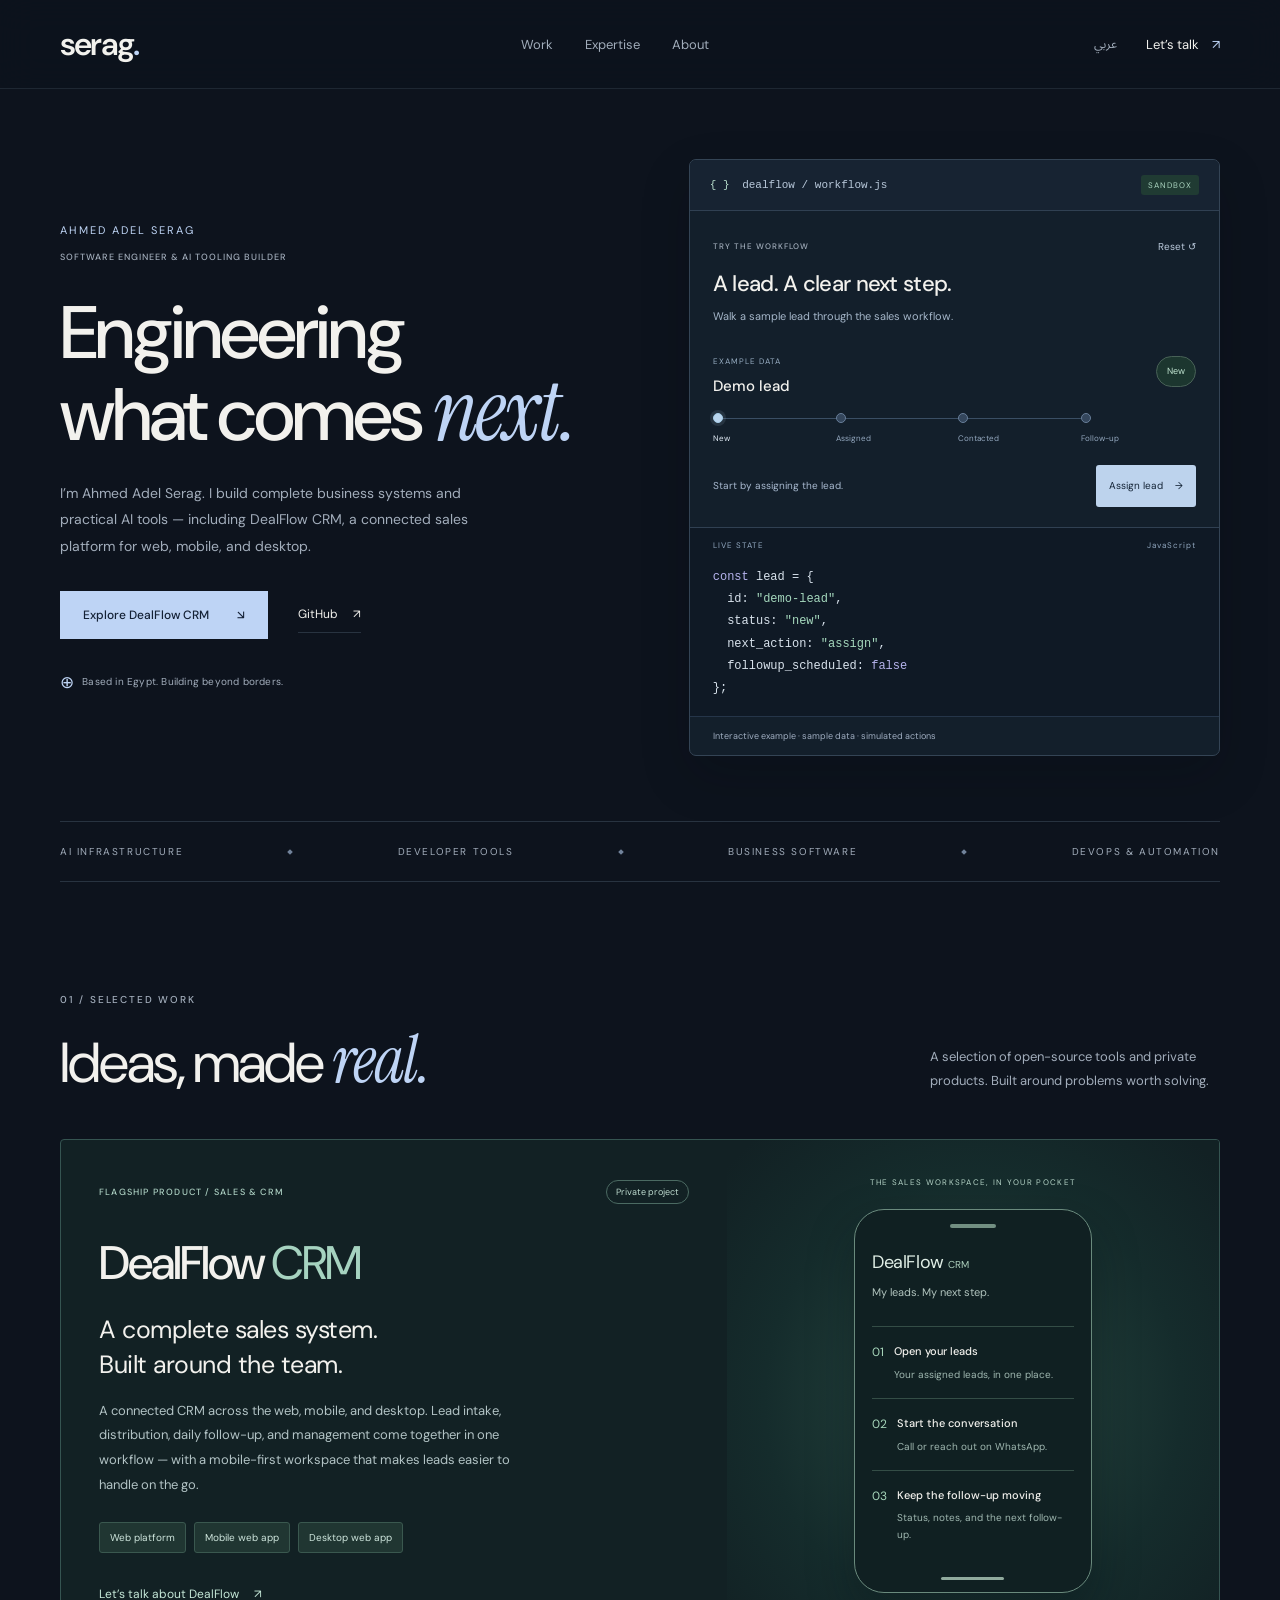
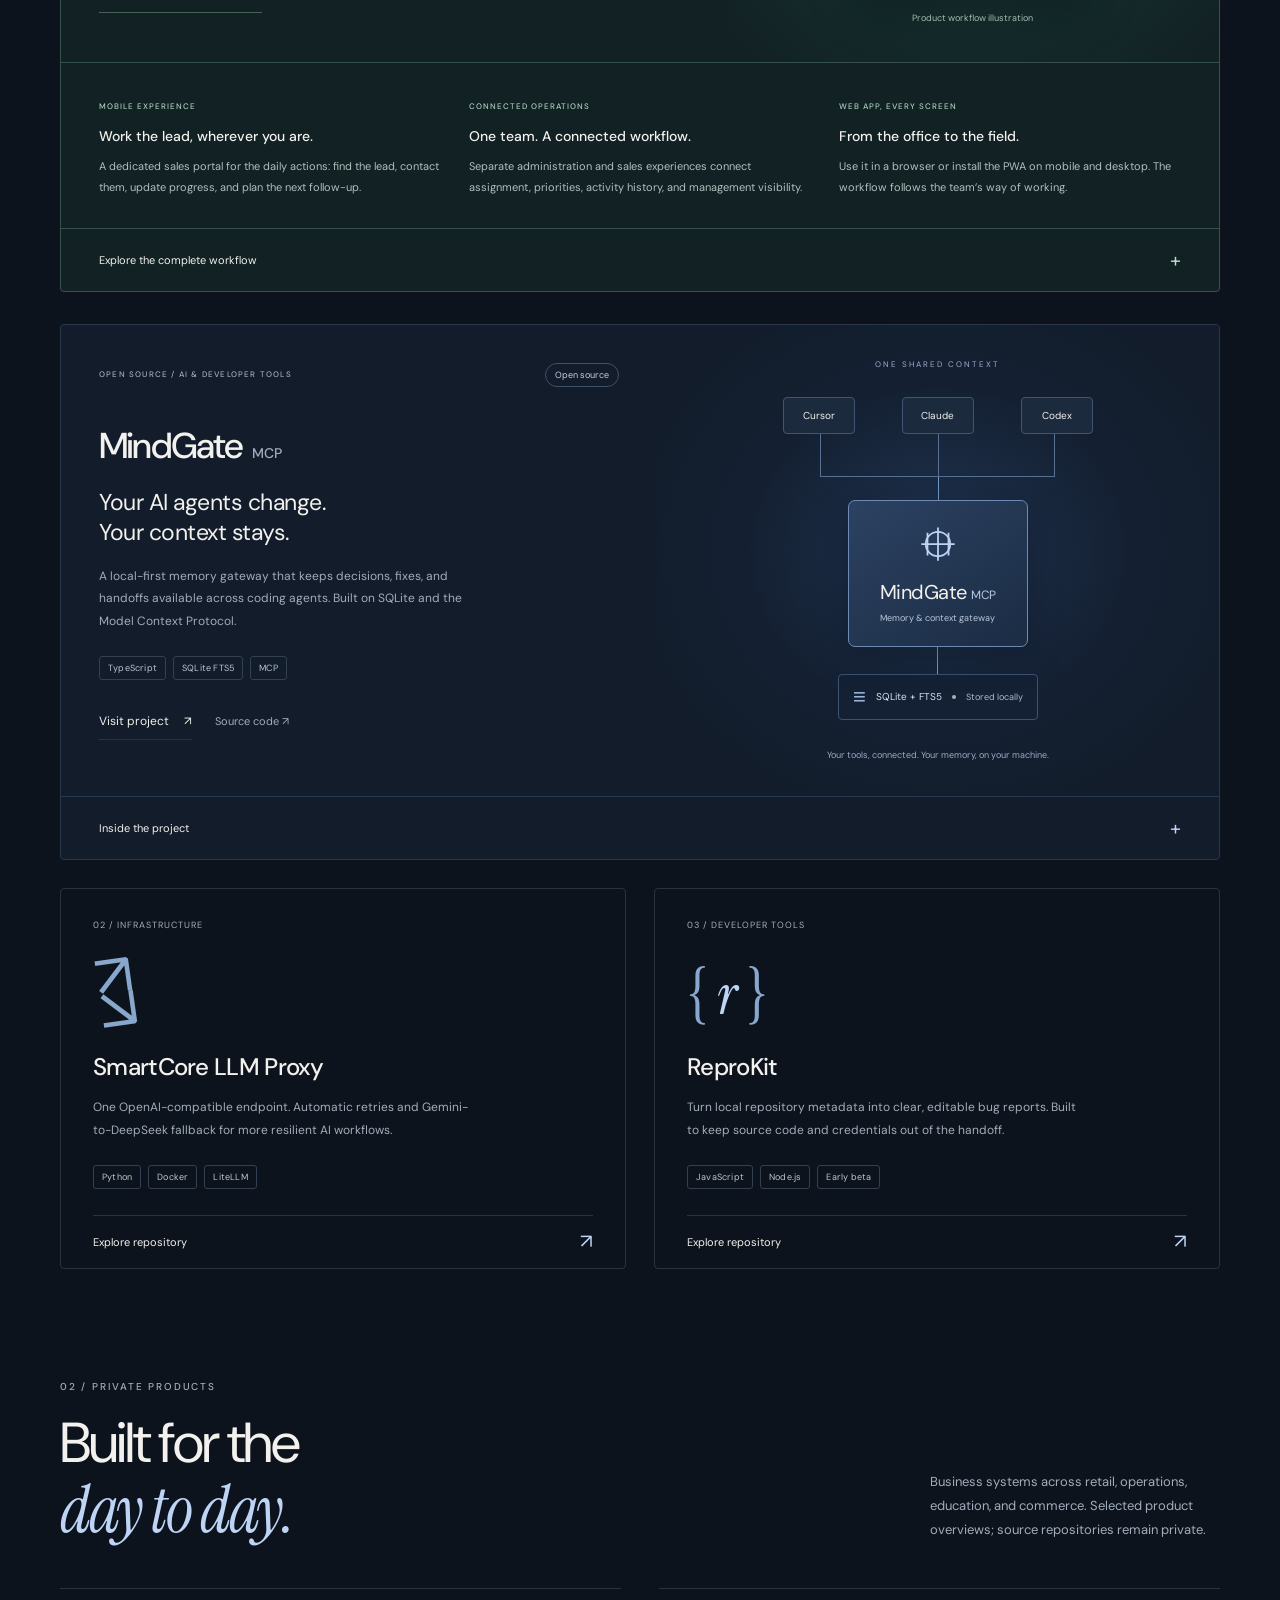
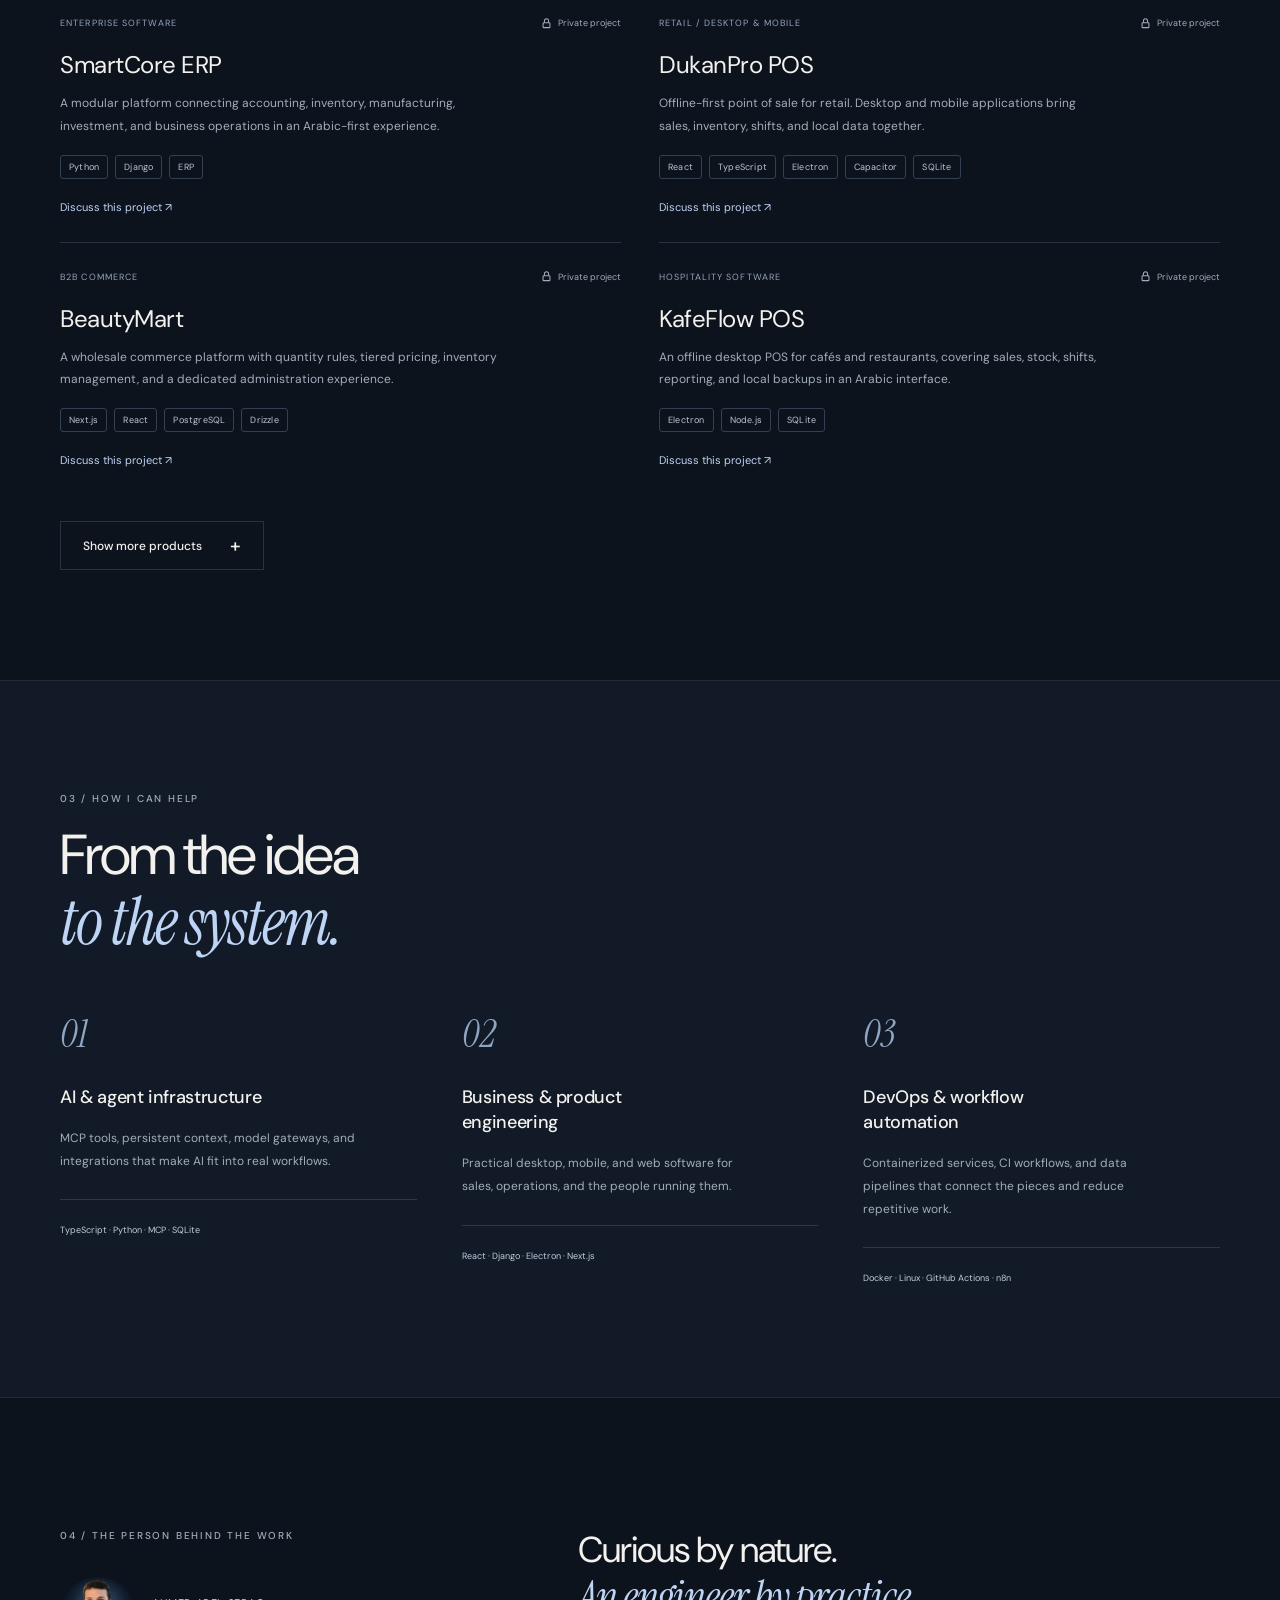
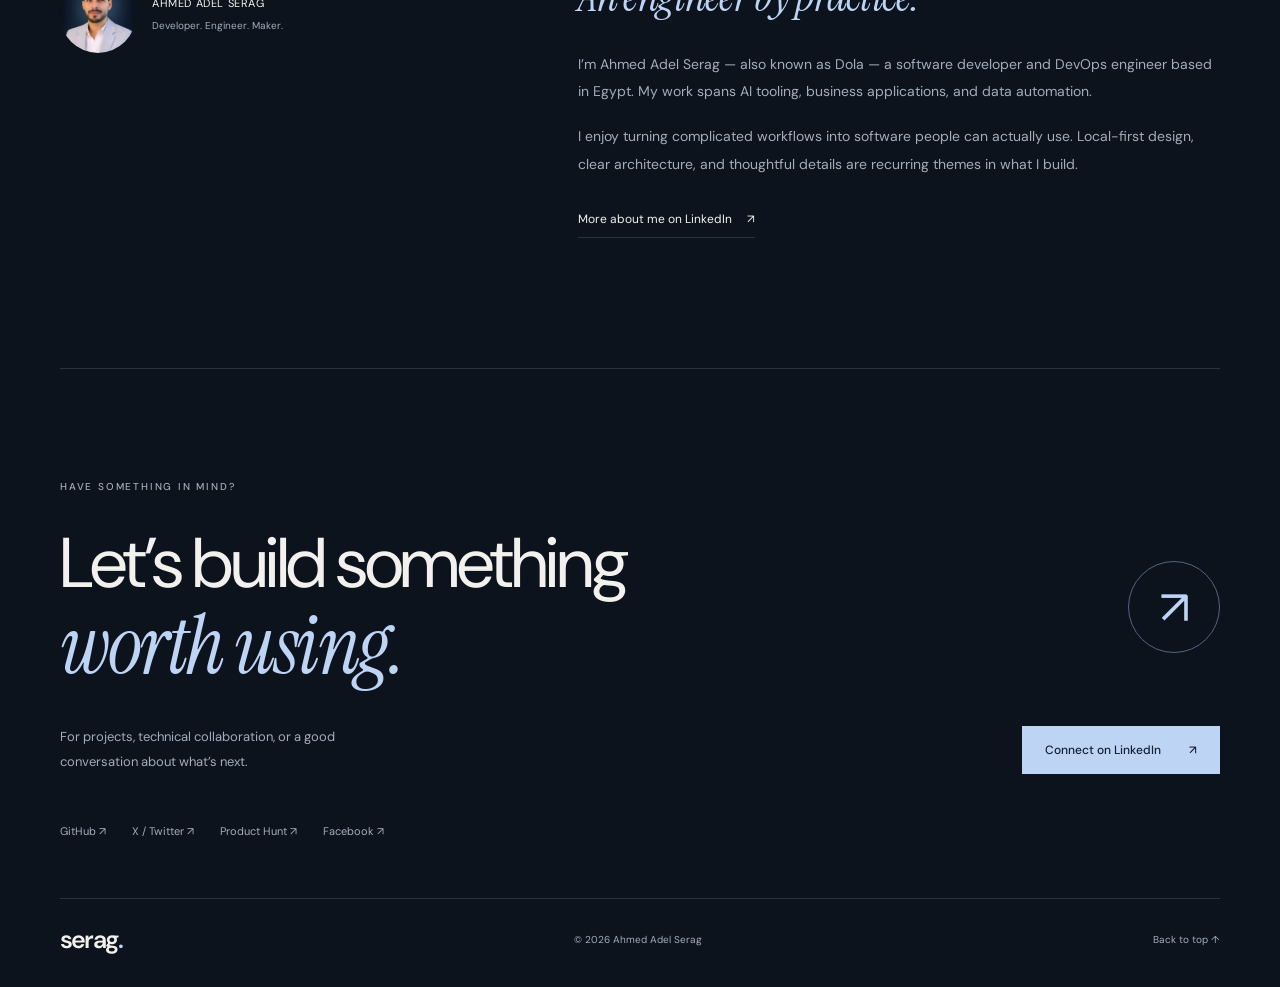
<file: index.html>
<!doctype html>
<html lang="en" dir="ltr">
<head>
  <meta charset="utf-8">
  <meta name="viewport" content="width=device-width, initial-scale=1">
  <title>Ahmed Adel Serag — Software Engineer & AI Tooling Builder</title>
  <meta name="description" content="Ahmed Adel Serag builds complete business systems and AI tools. Explore DealFlow CRM: a connected sales platform for web, mobile, and desktop, alongside MindGate MCP and selected products.">
  <meta name="theme-color" content="#0d131d">
  <link rel="canonical" href="https://aaserag1.github.io/">
  <meta property="og:type" content="website">
  <meta property="og:title" content="Ahmed Adel Serag — Engineering useful software">
  <meta property="og:description" content="AI infrastructure. Developer tools. Business software. A selection of work by Ahmed Adel Serag.">
  <meta property="og:url" content="https://aaserag1.github.io/">
  <meta property="og:image" content="https://aaserag1.github.io/assets/ahmed-serag.jpg">
  <meta property="og:image:alt" content="Portrait of Ahmed Adel Serag">
  <meta name="twitter:card" content="summary_large_image">
  <link rel="icon" href="assets/favicon.svg" type="image/svg+xml">
  <link rel="preconnect" href="https://fonts.googleapis.com">
  <link rel="preconnect" href="https://fonts.gstatic.com" crossorigin>
  <link href="https://fonts.googleapis.com/css2?family=DM+Sans:wght@400;500;600;700&family=Instrument+Serif:ital@0;1&family=Noto+Sans+Arabic:wght@400;500;600;700&display=swap" rel="stylesheet">
  <link rel="stylesheet" href="styles.css?v=dealflow-1">
  <script src="script.js?v=dealflow-1" defer></script>
</head>
<body>
  <a class="skip-link" href="#main" data-i18n="skip">Skip to content</a>
  <header class="site-header">
    <div class="container header-inner">
      <a class="wordmark" href="#home" aria-label="Ahmed Serag home">serag<span>.</span></a>
      <nav class="desktop-nav" aria-label="Main navigation" data-i18n-aria="mainNav"><a href="#work" data-i18n="work">Work</a><a href="#expertise" data-i18n="expertise">Expertise</a><a href="#about" data-i18n="about">About</a></nav>
      <div class="header-actions"><button class="language" type="button" id="language" aria-label="Switch to Arabic">عربي</button><a class="header-contact" href="#contact"><span data-i18n="letsTalk">Let’s talk</span> <span aria-hidden="true">↗</span></a><button class="menu-toggle" id="menu-toggle" type="button" aria-expanded="false" aria-controls="mobile-nav" aria-label="Open navigation" data-i18n-aria="openMenu"><span></span><span></span></button></div>
    </div>
    <nav class="mobile-nav" id="mobile-nav" aria-label="Mobile navigation" data-i18n-aria="mobileNav" hidden><a href="#work" data-i18n="work">Work</a><a href="#expertise" data-i18n="expertise">Expertise</a><a href="#about" data-i18n="about">About</a><a href="#contact" data-i18n="contact">Contact</a></nav>
  </header>
  <main id="main">
    <section class="hero container" id="home" aria-labelledby="hero-title">
      <div class="hero-copy"><p class="hero-name" data-i18n="name">AHMED ADEL SERAG</p><p class="eyebrow"><span data-i18n="heroRole">SOFTWARE ENGINEER & AI TOOLING BUILDER</span></p><h1 id="hero-title"><span class="hero-title-line" data-i18n="heroOne">Engineering</span><span class="hero-title-line"><span data-i18n="heroTwo">what comes</span> <em data-i18n="heroThree">next.</em></span></h1><p class="hero-description" data-i18n="heroDescription">I’m Ahmed Adel Serag. I build complete business systems and practical AI tools — including DealFlow CRM, a connected sales platform for web, mobile, and desktop.</p><div class="hero-actions"><a class="button primary" href="#dealflow"><span data-i18n="exploreDealflow">Explore DealFlow CRM</span><span aria-hidden="true">↘</span></a><a class="text-link" href="https://github.com/aaserag1" target="_blank" rel="noopener noreferrer">GitHub <span aria-hidden="true">↗</span></a></div><div class="hero-location"><span class="location-mark" aria-hidden="true">⊕</span><span data-i18n="location">Based in Egypt. Building beyond borders.</span></div></div>
      <aside class="hero-demo" aria-label="DealFlow interactive workflow demo" data-i18n-aria="demoAria">
        <div class="demo-chrome"><span class="demo-file"><span aria-hidden="true">{ }</span> dealflow / workflow.js</span><span class="demo-live" data-i18n="demoBadge">SANDBOX</span></div>
        <div class="demo-content"><div class="demo-heading"><p class="eyebrow" data-i18n="demoEyebrow">TRY THE WORKFLOW</p><button type="button" class="demo-reset" id="demo-reset" data-i18n="demoReset">Reset ↺</button></div><h2 data-i18n="demoTitle">A lead. A clear next step.</h2><p class="demo-intro" data-i18n="demoIntro">Walk a sample lead through the sales workflow.</p><div class="demo-lead"><div><span class="demo-sample" data-i18n="demoSample">EXAMPLE DATA</span><h3 data-i18n="demoLeadName">Demo lead</h3></div><span class="demo-status" id="demo-status" role="status" aria-live="polite">New</span></div><ol class="demo-stages" aria-label="Lead workflow stages" data-i18n-aria="demoStages"><li><span class="demo-stage-dot" aria-hidden="true"></span><span data-i18n="demoStageNew">New</span></li><li><span class="demo-stage-dot" aria-hidden="true"></span><span data-i18n="demoStageAssigned">Assigned</span></li><li><span class="demo-stage-dot" aria-hidden="true"></span><span data-i18n="demoStageContacted">Contacted</span></li><li><span class="demo-stage-dot" aria-hidden="true"></span><span data-i18n="demoStageFollowup">Follow-up</span></li></ol><div class="demo-action-row"><p id="demo-hint">Start by assigning the lead.</p><button class="demo-run" id="demo-run" type="button"><span id="demo-action-label">Assign lead</span><span aria-hidden="true">→</span></button></div></div>
        <div class="demo-code-heading"><span data-i18n="demoCodeLabel">LIVE STATE</span><span>JavaScript</span></div><pre class="demo-code" dir="ltr"><code id="demo-code">const lead = {
  id: "demo-lead",
  status: "new",
  next_action: "assign",
  followup_scheduled: false
};</code></pre><p class="demo-footnote" data-i18n="demoFootnote">Interactive example · sample data · simulated actions</p>
      </aside>
    </section>
    <div class="focus-strip container" aria-label="Areas of focus" data-i18n-aria="focusAreas"><span data-i18n="focusAi">AI INFRASTRUCTURE</span><i aria-hidden="true"></i><span data-i18n="focusTools">DEVELOPER TOOLS</span><i aria-hidden="true"></i><span data-i18n="focusBusiness">BUSINESS SOFTWARE</span><i aria-hidden="true"></i><span data-i18n="focusOps">DEVOPS & AUTOMATION</span></div>
    <section class="work-section container section-space" id="work" aria-labelledby="work-title">
      <div class="section-heading"><div><p class="eyebrow" data-i18n="selectedLabel">01 / SELECTED WORK</p><h2 id="work-title"><span data-i18n="workTitle">Ideas, made</span> <em data-i18n="workEm">real.</em></h2></div><p class="section-intro" data-i18n="workIntro">A selection of open-source tools and private products. Built around problems worth solving.</p></div>
      <article class="dealflow-project" id="dealflow" aria-labelledby="dealflow-title">
        <div class="dealflow-story"><div class="project-meta"><span class="eyebrow" data-i18n="dealflowFlagship">FLAGSHIP PRODUCT / SALES & CRM</span><span class="status" data-i18n="privateProject">Private project</span></div><h3 id="dealflow-title">DealFlow <span>CRM</span></h3><p class="dealflow-lead" data-i18n="dealflowLead">A complete sales system.<br>Built around the team.</p><p class="project-description" data-i18n="dealflowDescription">A connected CRM across the web, mobile, and desktop. Lead intake, distribution, daily follow-up, and management come together in one workflow — with a mobile-first workspace that makes leads easier to handle on the go.</p><ul class="dealflow-platforms" aria-label="Supported experiences" data-i18n-aria="dealflowPlatforms"><li data-i18n="dealflowWeb">Web platform</li><li data-i18n="dealflowMobile">Mobile web app</li><li data-i18n="dealflowDesktop">Desktop web app</li></ul><div class="project-links"><a class="text-link" href="#contact"><span data-i18n="discussDealflow">Let’s talk about DealFlow</span> ↗</a></div></div>
        <div class="dealflow-visual" role="img" aria-label="Workflow illustration: a sales representative opens assigned leads on mobile, calls or messages the lead, then records status, notes, and the next follow-up" data-i18n-aria="dealflowVisual"><p class="diagram-label" data-i18n="dealflowMobileFirst">THE SALES WORKSPACE, IN YOUR POCKET</p><div class="dealflow-phone"><div class="phone-speaker" aria-hidden="true"></div><p class="phone-wordmark">DealFlow <span>CRM</span></p><p class="phone-heading" data-i18n="dealflowMyLeads">My leads. My next step.</p><ol class="phone-workflow"><li><span class="phone-step" aria-hidden="true">01</span><div><strong data-i18n="dealflowPhoneOne">Open your leads</strong><small data-i18n="dealflowPhoneOneText">Your assigned leads, in one place.</small></div></li><li><span class="phone-step" aria-hidden="true">02</span><div><strong data-i18n="dealflowPhoneTwo">Start the conversation</strong><small data-i18n="dealflowPhoneTwoText">Call or reach out on WhatsApp.</small></div></li><li><span class="phone-step" aria-hidden="true">03</span><div><strong data-i18n="dealflowPhoneThree">Keep the follow-up moving</strong><small data-i18n="dealflowPhoneThreeText">Status, notes, and the next follow-up.</small></div></li></ol><div class="phone-home" aria-hidden="true"></div></div><p class="dealflow-visual-note" data-i18n="dealflowIllustration">Product workflow illustration</p></div>
        <div class="dealflow-highlights"><div><span class="eyebrow" data-i18n="dealflowMobileLabel">MOBILE EXPERIENCE</span><h4 data-i18n="dealflowMobileTitle">Work the lead, wherever you are.</h4><p data-i18n="dealflowMobileText">A dedicated sales portal for the daily actions: find the lead, contact them, update progress, and plan the next follow-up.</p></div><div><span class="eyebrow" data-i18n="dealflowTeamLabel">CONNECTED OPERATIONS</span><h4 data-i18n="dealflowTeamTitle">One team. A connected workflow.</h4><p data-i18n="dealflowTeamText">Separate administration and sales experiences connect assignment, priorities, activity history, and management visibility.</p></div><div><span class="eyebrow" data-i18n="dealflowPwaLabel">WEB APP, EVERY SCREEN</span><h4 data-i18n="dealflowPwaTitle">From the office to the field.</h4><p data-i18n="dealflowPwaText">Use it in a browser or install the PWA on mobile and desktop. The workflow follows the team’s way of working.</p></div></div>
        <details class="case-study dealflow-case"><summary><span data-i18n="dealflowWorkflow">Explore the complete workflow</span><span class="plus" aria-hidden="true">+</span></summary><ol class="dealflow-workflow"><li><span>01</span><div><h4 data-i18n="dealflowStepOne">Bring leads into the system</h4><p data-i18n="dealflowStepOneText">Import files, normalize phone numbers, and remove duplicate or invalid entries before the team starts working.</p></div></li><li><span>02</span><div><h4 data-i18n="dealflowStepTwo">Prioritize and assign</h4><p data-i18n="dealflowStepTwoText">Organize leads by priority and distribute them through configurable team and manager allocations.</p></div></li><li><span>03</span><div><h4 data-i18n="dealflowStepThree">Follow up from mobile</h4><p data-i18n="dealflowStepThreeText">Each representative works with their assigned leads, contacts them, records notes, changes status, and sets the next follow-up.</p></div></li><li><span>04</span><div><h4 data-i18n="dealflowStepFour">Keep the full activity history</h4><p data-i18n="dealflowStepFourText">Call and follow-up records preserve the conversation’s context, with visibility into due, overdue, and upcoming work.</p></div></li><li><span>05</span><div><h4 data-i18n="dealflowStepFive">Connect digital and field workflows</h4><p data-i18n="dealflowStepFiveText">Sync follow-ups from Excel, or use AI vision to digitize handwritten notes and marked paper call sheets.</p></div></li><li><span>06</span><div><h4 data-i18n="dealflowStepSix">Give management the bigger picture</h4><p data-i18n="dealflowStepSixText">A dedicated administration portal brings team distribution, lead management, follow-up activity, and reporting together.</p></div></li></ol></details>
      </article>
      <article class="featured-project" aria-labelledby="mindgate-title">
        <div class="feature-story"><div class="project-meta"><span class="eyebrow" data-i18n="flagship">OPEN SOURCE / AI & DEVELOPER TOOLS</span><span class="status" data-i18n="openSource">Open source</span></div><h3 id="mindgate-title">MindGate <span>MCP</span></h3><p class="feature-lead" data-i18n="mindgateLead">Your AI agents change.<br>Your context stays.</p><p class="project-description" data-i18n="mindgateDescription">A local-first memory gateway that keeps decisions, fixes, and handoffs available across coding agents. Built on SQLite and the Model Context Protocol.</p><ul class="tags" aria-label="Technologies"><li>TypeScript</li><li>SQLite FTS5</li><li>MCP</li></ul><div class="project-links"><a class="text-link" href="https://aaserag1.github.io/mindgate-mcp/" target="_blank" rel="noopener noreferrer"><span data-i18n="visitProject">Visit project</span> ↗</a><a class="subtle-link" href="https://github.com/aaserag1/mindgate-mcp" target="_blank" rel="noopener noreferrer"><span data-i18n="sourceCode">Source code</span> ↗</a></div></div>
        <div class="memory-diagram" role="img" aria-label="Cursor, Claude, and Codex share context through MindGate MCP and a local SQLite memory store" data-i18n-aria="memoryDiagram"><span class="diagram-label" data-i18n="sharedContext">ONE SHARED CONTEXT</span><div class="agent-nodes"><span>Cursor</span><span>Claude</span><span>Codex</span></div><div class="diagram-trunk" aria-hidden="true"></div><div class="mindgate-node"><svg viewBox="0 0 48 48" fill="none" aria-hidden="true"><path d="M12 11v26M24 5v38M36 11v26M5 24h38" stroke="currentColor" stroke-width="2"/><circle cx="24" cy="24" r="14" stroke="currentColor" stroke-width="2"/></svg><span>MindGate <b>MCP</b></span><small data-i18n="memoryGateway">Memory & context gateway</small></div><div class="diagram-stem" aria-hidden="true"></div><div class="storage-node"><span class="storage-icon" aria-hidden="true">≡</span><span>SQLite + FTS5</span><span class="tiny-dot" aria-hidden="true"></span><small data-i18n="localStorage">Stored locally</small></div><div class="diagram-footnote" data-i18n="diagramFootnote">Your tools, connected. Your memory, on your machine.</div></div>
        <details class="case-study"><summary><span data-i18n="insideProject">Inside the project</span><span class="plus" aria-hidden="true">+</span></summary><div class="case-study-grid"><div><span class="eyebrow" data-i18n="theProblem">THE PROBLEM</span><p data-i18n="mindgateProblem">Switching tools or starting a new coding session often means explaining the same decisions all over again.</p></div><div><span class="eyebrow" data-i18n="theApproach">THE APPROACH</span><p data-i18n="mindgateApproach">Keep shared memory locally, retrieve it with full-text search, and turn saved decisions into workspace rules.</p></div><div><span class="eyebrow" data-i18n="theResult">THE RESULT</span><p data-i18n="mindgateResult">A reusable context layer with structured handoffs, secret redaction, and a local memory dashboard.</p><a href="https://github.com/aaserag1/mindgate-mcp/blob/main/docs/video/mindgate-launch.mp4" target="_blank" rel="noopener noreferrer" class="subtle-link"><span data-i18n="watchDemo">Watch the project demo</span> ↗</a></div></div></details>
      </article>
      <div class="open-projects"><article class="project-small"><div class="project-number">02 / <span data-i18n="infrastructure">INFRASTRUCTURE</span></div><div class="project-symbol proxy-symbol" aria-hidden="true">↗<br>↘</div><h3>SmartCore LLM Proxy</h3><p data-i18n="proxyDescription">One OpenAI-compatible endpoint. Automatic retries and Gemini-to-DeepSeek fallback for more resilient AI workflows.</p><ul class="tags" aria-label="Technologies"><li>Python</li><li>Docker</li><li>LiteLLM</li></ul><a href="https://github.com/aaserag1/SmartCore-LLM-Proxy" target="_blank" rel="noopener noreferrer" class="project-bottom-link"><span data-i18n="exploreRepo">Explore repository</span><span aria-hidden="true">↗</span></a></article><article class="project-small"><div class="project-number">03 / <span data-i18n="developerTools">DEVELOPER TOOLS</span></div><div class="project-symbol repro-symbol" aria-hidden="true">{<span>r</span>}</div><h3>ReproKit</h3><p data-i18n="reproDescription">Turn local repository metadata into clear, editable bug reports. Built to keep source code and credentials out of the handoff.</p><ul class="tags" aria-label="Technologies"><li>JavaScript</li><li>Node.js</li><li data-i18n="beta">Early beta</li></ul><a href="https://github.com/aaserag1/reprokit" target="_blank" rel="noopener noreferrer" class="project-bottom-link"><span data-i18n="exploreRepo">Explore repository</span><span aria-hidden="true">↗</span></a></article></div>
    </section>
    <section class="commercial-section container section-space" id="products" aria-labelledby="products-title"><div class="section-heading"><div><p class="eyebrow" data-i18n="privateLabel">02 / PRIVATE PRODUCTS</p><h2 id="products-title"><span data-i18n="productsTitle">Built for the</span><br><em data-i18n="productsEm">day to day.</em></h2></div><p class="section-intro" data-i18n="productsIntro">Business systems across retail, operations, education, and commerce. Selected product overviews; source repositories remain private.</p></div><div id="private-projects" class="private-projects"></div><button id="more-projects" class="button secondary more-projects" aria-expanded="false" aria-controls="additional-projects" type="button"><span data-i18n="moreProjects">Show more products</span><span class="more-sign" aria-hidden="true">+</span></button><div id="additional-projects" class="private-projects additional-projects" hidden></div></section>
    <section class="expertise-section section-space" id="expertise" aria-labelledby="expertise-title"><div class="container"><div class="section-heading"><div><p class="eyebrow" data-i18n="expertiseLabel">03 / HOW I CAN HELP</p><h2 id="expertise-title"><span data-i18n="expertiseTitle">From the idea</span><br><em data-i18n="expertiseEm">to the system.</em></h2></div></div><div class="expertise-grid"><article><span class="expertise-index">01</span><h3 data-i18n="aiTitle">AI & agent infrastructure</h3><p data-i18n="aiText">MCP tools, persistent context, model gateways, and integrations that make AI fit into real workflows.</p><div class="expertise-stack">TypeScript · Python · MCP · SQLite</div></article><article><span class="expertise-index">02</span><h3 data-i18n="businessTitle">Business & product engineering</h3><p data-i18n="businessText">Practical desktop, mobile, and web software for sales, operations, and the people running them.</p><div class="expertise-stack">React · Django · Electron · Next.js</div></article><article><span class="expertise-index">03</span><h3 data-i18n="opsTitle">DevOps & workflow automation</h3><p data-i18n="opsText">Containerized services, CI workflows, and data pipelines that connect the pieces and reduce repetitive work.</p><div class="expertise-stack">Docker · Linux · GitHub Actions · n8n</div></article></div></div></section>
    <section class="about-section container section-space" id="about" aria-labelledby="about-title"><div class="about-label"><p class="eyebrow" data-i18n="aboutLabel">04 / THE PERSON BEHIND THE WORK</p><div class="about-person"><img src="assets/ahmed-serag.jpg" width="76" height="76" alt="Ahmed Adel Serag wearing a light gray blazer" data-i18n-alt="portraitAlt" loading="lazy"><div><p class="about-name" data-i18n="name">AHMED ADEL SERAG</p><p class="about-role" data-i18n="portraitCaption">Developer. Engineer. Maker.</p></div></div></div><div class="about-copy"><h2 id="about-title"><span data-i18n="aboutTitle">Curious by nature.</span><br><em data-i18n="aboutEm">An engineer by practice.</em></h2><p data-i18n="aboutText">I’m Ahmed Adel Serag — also known as Dola — a software developer and DevOps engineer based in Egypt. My work spans AI tooling, business applications, and data automation.</p><p data-i18n="aboutTextTwo">I enjoy turning complicated workflows into software people can actually use. Local-first design, clear architecture, and thoughtful details are recurring themes in what I build.</p><a class="text-link" href="https://www.linkedin.com/in/aaserag/" target="_blank" rel="noopener noreferrer"><span data-i18n="moreAbout">More about me on LinkedIn</span> ↗</a></div></section>
    <section class="contact-section container section-space" id="contact" aria-labelledby="contact-title"><p class="eyebrow" data-i18n="contactLabel">HAVE SOMETHING IN MIND?</p><div class="contact-heading"><h2 id="contact-title"><span data-i18n="contactTitle">Let’s build something</span><br><em data-i18n="contactEm">worth using.</em></h2><a href="https://www.linkedin.com/in/aaserag/" target="_blank" rel="noopener noreferrer" class="contact-arrow" aria-label="Connect with Ahmed on LinkedIn" data-i18n-aria="contactLinkedin">↗</a></div><div class="contact-bottom"><p data-i18n="contactText">For projects, technical collaboration, or a good conversation about what’s next.</p><a class="button primary" href="https://www.linkedin.com/in/aaserag/" target="_blank" rel="noopener noreferrer"><span data-i18n="connectLinkedin">Connect on LinkedIn</span> ↗</a></div><div class="social-links"><a href="https://github.com/aaserag1" target="_blank" rel="noopener noreferrer">GitHub ↗</a><a href="https://x.com/ahmedadel790146" target="_blank" rel="noopener noreferrer">X / Twitter ↗</a><a href="https://www.producthunt.com/posts/mindgate-mcp" target="_blank" rel="noopener noreferrer">Product Hunt ↗</a><a href="https://www.facebook.com/aaserag0" target="_blank" rel="noopener noreferrer">Facebook ↗</a></div></section>
  </main>
  <footer class="site-footer container"><a class="wordmark" href="#home" aria-label="Back to top" data-i18n-aria="backTop">serag<span>.</span></a><p>© <span id="year">2026</span> <span data-i18n="footerName">Ahmed Adel Serag</span></p><a href="#home" class="back-top"><span data-i18n="backTop">Back to top</span> ↑</a></footer>
</body>
</html>
</file>
<file: styles.css>
:root{color-scheme:dark;--bg:#0d131d;--surface:#121c2a;--text:#f2f1ed;--muted:#a2adbb;--accent:#bed4f5;--line:#283340;--font:'DM Sans',Arial,sans-serif;--serif:'Instrument Serif',Georgia,serif;--max:1160px}
*{box-sizing:border-box}html{scroll-behavior:smooth;scroll-padding-top:110px}body{margin:0;background:var(--bg);color:var(--text);font-family:var(--font);-webkit-font-smoothing:antialiased}::selection{background:var(--accent);color:var(--bg)}a{color:inherit;text-decoration:none}button{font:inherit;cursor:pointer}button,a{-webkit-tap-highlight-color:transparent}button:focus-visible,a:focus-visible,summary:focus-visible{outline:2px solid var(--accent);outline-offset:6px}h1,h2,h3,p,figure{margin:0}ul{margin:0;padding:0;list-style:none}img{max-width:100%;height:auto;display:block}[hidden]{display:none!important}.container{width:min(var(--max),calc(100% - 112px));margin-inline:auto}.section-space{padding-block:110px}.eyebrow{font-size:10px;letter-spacing:1.8px;line-height:1.6;font-weight:500;color:var(--muted)}em{font-family:var(--serif);font-weight:400;color:var(--accent)}.skip-link{position:absolute;inset-block-start:-100px;inset-inline-start:20px;z-index:20;background:var(--accent);color:var(--bg);padding:12px}.skip-link:focus{inset-block-start:10px}.site-header{position:sticky;top:0;z-index:10;background:rgb(13 19 29 / 92%);backdrop-filter:blur(18px);border-bottom:1px solid rgb(40 51 64 / 65%)}.header-inner{height:88px;display:flex;align-items:center;justify-content:space-between;gap:24px}.wordmark{font-size:32px;font-weight:600;letter-spacing:-1.8px;line-height:1}.wordmark span{color:var(--accent)}.desktop-nav{display:flex;gap:32px;font-size:13px;color:var(--muted)}.desktop-nav a,.subtle-link,.social-links a{transition:color .2s}.desktop-nav a:hover,.subtle-link:hover,.social-links a:hover{color:var(--text)}.header-actions{display:flex;align-items:center;gap:27px}.language{background:none;color:var(--muted);border:0;padding:10px 2px;font-family:'Noto Sans Arabic',var(--font);font-size:12px}.language:hover{color:var(--text)}.header-contact{font-size:13px}.header-contact>span:last-child{padding-inline-start:10px;color:var(--accent)}.menu-toggle{display:none;background:transparent;border:0;padding:12px 0 12px 10px;width:34px;flex-direction:column;gap:6px}.menu-toggle span{width:22px;height:1px;background:var(--text)}.mobile-nav{padding:10px 24px 24px;border-bottom:1px solid var(--line);background:var(--bg)}.mobile-nav a{display:block;padding:12px 0;font-size:16px}
.hero{display:grid;grid-template-columns:1.12fr 1fr;gap:35px;align-items:center;padding-top:66px;padding-bottom:65px;position:relative}.hero-copy{padding-top:12px;position:relative;z-index:1}.hero-copy>.eyebrow{display:flex;align-items:center;gap:10px;letter-spacing:1.4px}.small-line{width:22px;height:1px;background:var(--accent);flex-shrink:0}h1{font-weight:500;font-size:clamp(62px,6.4vw,90px);line-height:1.02;letter-spacing:-4.5px;margin:30px 0 27px}h1 em{font-size:1.17em;line-height:.85}.hero-description{max-width:400px;color:var(--muted);font-size:15px;line-height:1.85}.hero-actions{display:flex;align-items:center;gap:30px;margin-top:31px}.button{display:inline-flex;align-items:center;justify-content:center;gap:28px;min-height:48px;padding:14px 22px;border:1px solid transparent;font-size:12px;font-weight:500;transition:background .2s,transform .2s}.button:hover{transform:translateY(-2px)}.primary{background:var(--accent);color:#142135}.primary:hover{background:#d7e5fc}.secondary{color:var(--text);border-color:var(--line);background:transparent}.secondary:hover{background:var(--surface)}.text-link{font-size:12px;display:inline-flex;align-items:center;gap:15px;padding-block:10px;border-bottom:1px solid var(--line)}.hero-location{margin-top:39px;display:flex;align-items:center;gap:8px;font-size:10px;color:var(--muted);letter-spacing:.2px}.location-mark{font-size:17px;color:var(--accent)}.hero-portrait{position:relative;min-width:0;padding-top:20px;align-self:end}.portrait-image{position:relative;isolation:isolate}.portrait-image:after{content:'';position:absolute;inset:0;background:linear-gradient(0deg,var(--bg) 0%,transparent 25%),linear-gradient(90deg,var(--bg),transparent 8%,transparent 92%,var(--bg)),linear-gradient(180deg,var(--bg),transparent 12%);pointer-events:none}.portrait-image img{width:100%;aspect-ratio:1;object-fit:cover}.hero-portrait figcaption{display:flex;justify-content:space-between;align-items:center;font-size:9px;letter-spacing:1px;border-top:1px solid var(--line);padding-top:18px;color:var(--muted);margin-top:13px}.hero-portrait figcaption>span:last-child{letter-spacing:0;font-size:10px}.portrait-coordinate{position:absolute;inset-inline-end:0;top:7px;font-size:9px;color:#8b9bb0;letter-spacing:2px}.focus-strip{display:flex;justify-content:space-between;align-items:center;gap:18px;border-block:1px solid var(--line);padding-block:23px;font-size:10px;letter-spacing:1.6px;color:var(--muted)}.focus-strip i{height:4px;width:4px;background:#71839b;transform:rotate(45deg);flex-shrink:0}
.section-heading{display:flex;justify-content:space-between;gap:40px;align-items:flex-end;margin-bottom:42px}.section-heading h2{font-size:clamp(38px,4.4vw,58px);font-weight:400;letter-spacing:-2px;line-height:1.12;margin-top:16px}.section-heading h2 em{font-size:1.15em}.section-intro{max-width:290px;font-size:13px;line-height:1.85;color:var(--muted);padding-bottom:4px}.featured-project{display:grid;grid-template-columns:1.06fr 1fr;overflow:hidden;background:var(--surface);border:1px solid #29374a;border-radius:4px}.feature-story{padding:38px 38px 32px}.project-meta{display:flex;align-items:center;justify-content:space-between;gap:15px}.project-meta .eyebrow{font-size:8px;letter-spacing:1.2px}.status{font-size:9px;color:#c2d2e7;border:1px solid #40516b;border-radius:20px;padding:5px 9px;white-space:nowrap}.feature-story h3{font-size:36px;letter-spacing:-1.8px;font-weight:500;margin-top:35px}.feature-story h3>span{font-size:14px;letter-spacing:0;color:var(--muted);margin-inline-start:3px}.feature-lead{font-size:23px;line-height:1.3;letter-spacing:-.5px;margin-top:19px}.project-description{font-size:12px;line-height:1.9;color:var(--muted);margin-top:17px;max-width:380px}.tags{display:flex;gap:7px;flex-wrap:wrap;margin-top:23px}.tags li{font-size:9px;letter-spacing:.2px;border:1px solid #334051;border-radius:3px;padding:5px 8px;color:#bac6d6}.project-links{display:flex;gap:23px;align-items:center;flex-wrap:wrap;margin-top:23px}.subtle-link{font-size:11px;color:var(--muted)}.memory-diagram{display:flex;flex-direction:column;align-items:center;justify-content:center;position:relative;overflow:hidden;padding:34px 30px;background:radial-gradient(ellipse at 50% 48%,#203451 0%,#142032 48%,#121c2a 85%)}.diagram-label{font-size:8px;letter-spacing:2px;color:#9caeca;margin-bottom:28px}.agent-nodes{width:100%;max-width:310px;display:flex;justify-content:space-between;gap:9px;position:relative}.agent-nodes span{background:#1c2a3e;border:1px solid #42546f;padding:11px 10px;text-align:center;font-size:10px;min-width:72px;border-radius:4px}.diagram-trunk{height:43px;width:calc(100% - 100px);max-width:235px;border-inline:1px solid #587091;border-bottom:1px solid #587091;position:relative}.diagram-trunk:before{content:'';position:absolute;left:50%;height:43px;width:1px;background:#587091}.diagram-trunk:after{content:'';position:absolute;left:50%;top:43px;height:23px;width:1px;background:#7298ca}.mindgate-node{z-index:1;margin-top:23px;display:flex;align-items:center;flex-direction:column;padding:22px 31px;background:linear-gradient(145deg,#2c4262,#1b2c44);border:1px solid #6f8ab0;border-radius:7px;box-shadow:0 8px 35px #070d1850}.mindgate-node svg{width:42px;color:var(--accent);margin-bottom:14px}.mindgate-node>span{font-size:20px;letter-spacing:-.5px}.mindgate-node b{font-weight:400;color:#b7c9e3;font-size:12px}.mindgate-node small{font-size:9px;color:#bac7da;margin-top:7px}.diagram-stem{height:27px;width:1px;background:#7298ca}.storage-node{display:flex;align-items:center;gap:10px;background:#142135;border:1px solid #3d526f;padding:11px 14px;border-radius:4px;font-size:10px;color:#d4dfef}.storage-icon{font-size:22px;line-height:1;color:#9bb5da}.storage-node small{font-size:9px;color:#a9bad1}.tiny-dot{width:4px;height:4px;border-radius:50%;background:#99baa8}.diagram-footnote{color:#9aacc5;font-size:9px;line-height:1.6;margin-top:28px;text-align:center}.case-study{grid-column:1/-1;border-top:1px solid #2a3a50}.case-study summary{display:flex;justify-content:space-between;gap:20px;align-items:center;padding:18px 38px;cursor:pointer;font-size:11px;list-style:none}.case-study summary::-webkit-details-marker{display:none}.plus{font-size:20px;color:var(--accent);transition:transform .2s}.case-study[open] .plus{transform:rotate(45deg)}.case-study-grid{display:grid;grid-template-columns:repeat(3,1fr);gap:30px;padding:12px 38px 32px}.case-study-grid .eyebrow{font-size:9px}.case-study-grid p{font-size:12px;line-height:1.85;color:var(--muted);margin-top:12px}.case-study-grid a{display:inline-block;margin-top:15px;color:var(--accent)}
.open-projects{display:grid;grid-template-columns:1fr 1fr;gap:28px;margin-top:28px}.project-small{padding:30px 32px 0;border:1px solid var(--line);border-radius:4px;display:flex;flex-direction:column;align-items:flex-start;position:relative;overflow:hidden}.project-number{font-size:9px;letter-spacing:1px;color:var(--muted)}.project-symbol{height:72px;margin:28px 0 20px;display:flex;align-items:center;color:#87a7cc}.proxy-symbol{display:block;font-size:61px;line-height:.55;font-weight:400;transform:rotate(-8deg);margin-inline-start:5px}.repro-symbol{font-family:var(--serif);font-size:70px;letter-spacing:8px;line-height:1}.repro-symbol span{font-style:italic;color:var(--accent);font-size:55px}.project-small h3{font-size:24px;font-weight:500;letter-spacing:-.7px}.project-small>p{color:var(--muted);font-size:12px;line-height:1.9;margin-top:14px;max-width:390px}.project-small>.tags{margin-bottom:26px}.project-bottom-link{display:flex;justify-content:space-between;width:100%;padding-block:19px;border-top:1px solid var(--line);font-size:11px;margin-top:auto}.project-bottom-link>span:last-child{font-size:20px;line-height:.6;color:var(--accent)}.commercial-section{padding-top:0}.private-projects{display:grid;grid-template-columns:1fr 1fr;column-gap:38px}.private-project{padding:28px 0;border-top:1px solid var(--line);position:relative;display:flex;flex-direction:column;align-items:flex-start}.private-project-head{display:flex;justify-content:space-between;align-items:center;width:100%;gap:14px}.private-project .project-category{font-size:9px;color:#92a4be;letter-spacing:1.1px}.private-label{display:flex;align-items:center;gap:6px;font-size:9px;color:var(--muted);white-space:nowrap}.lock-icon{width:11px;height:11px;fill:none;stroke:currentColor;stroke-width:1.5}.private-project h3{font-size:24px;font-weight:400;letter-spacing:-.5px;margin-top:20px}.private-project>p{font-size:12px;line-height:1.85;color:var(--muted);margin-top:12px;max-width:440px}.private-project .tags{margin-top:18px}.private-project>a{margin-top:auto;padding-top:21px;font-size:11px;color:var(--accent)}.more-projects{margin-top:26px}.more-sign{font-size:19px;line-height:1}.additional-projects{margin-top:30px}.expertise-section{background:#111a26;border-block:1px solid #202c3c}.expertise-section .section-heading{margin-bottom:50px}.expertise-grid{display:grid;grid-template-columns:repeat(3,1fr);gap:45px}.expertise-index{font-family:var(--serif);font-size:38px;font-style:italic;color:#8fa5c2}.expertise-grid h3{font-size:18px;line-height:1.4;font-weight:500;letter-spacing:-.35px;margin-top:26px;max-width:230px}.expertise-grid p{font-size:12px;line-height:1.9;color:var(--muted);margin-top:17px;max-width:300px}.expertise-stack{font-size:9px;color:#c0cde0;padding-top:22px;margin-top:27px;border-top:1px solid #2b384c;line-height:1.8}.about-section{display:grid;grid-template-columns:1fr 1.5fr;gap:90px;padding-block:130px}.about-monogram{font-family:var(--serif);font-style:italic;font-size:165px;letter-spacing:-13px;color:#8294ad;line-height:1;margin-top:50px}.about-monogram>span{color:var(--accent)}.about-copy h2{font-weight:400;font-size:36px;line-height:1.2;letter-spacing:-1px;margin-bottom:28px}.about-copy h2 em{font-size:1.2em}.about-copy p{font-size:14px;color:var(--muted);line-height:1.95;margin-top:18px}.about-copy .text-link{margin-top:23px}.contact-section{border-top:1px solid var(--line);padding-bottom:60px}.contact-heading{display:flex;align-items:center;justify-content:space-between;gap:30px;margin-top:30px}.contact-heading h2{font-size:clamp(40px,5.5vw,72px);font-weight:400;line-height:1.08;letter-spacing:-2.5px}.contact-heading h2 em{font-size:1.17em}.contact-arrow{height:92px;width:92px;flex-shrink:0;border:1px solid #53657e;border-radius:50%;display:grid;place-items:center;color:var(--accent);font-size:48px;transition:background .2s,transform .2s}.contact-arrow:hover{background:#1e2c40;transform:translate(3px,-3px)}.contact-bottom{display:flex;justify-content:space-between;align-items:center;gap:30px;margin-top:35px}.contact-bottom p{color:var(--muted);font-size:13px;line-height:1.9;max-width:345px}.social-links{display:flex;flex-wrap:wrap;gap:26px;margin-top:50px;font-size:11px;color:var(--muted)}.site-footer{display:flex;justify-content:space-between;align-items:center;gap:20px;border-top:1px solid var(--line);padding-block:28px 35px}.site-footer .wordmark{font-size:25px}.site-footer p,.back-top{font-size:10px;color:var(--muted)}
html[lang=ar]{--font:'Noto Sans Arabic',Arial,sans-serif}html[lang=ar] .eyebrow,html[lang=ar] .project-number,html[lang=ar] .focus-strip,html[lang=ar] .project-category{letter-spacing:0}html[lang=ar] h1{font-size:clamp(52px,5.2vw,76px);line-height:1.4;letter-spacing:-2px;margin-block:17px 20px}html[lang=ar] em{font-family:var(--font);font-style:normal;font-weight:400;font-size:1em}html[lang=ar] .hero-description{line-height:2;font-size:14px}html[lang=ar] .hero-portrait figcaption{font-family:'DM Sans','Noto Sans Arabic',sans-serif}html[lang=ar] h2{letter-spacing:-1.1px;line-height:1.55}html[lang=ar] .section-heading h2{font-size:43px;margin-top:10px}html[lang=ar] .contact-heading h2{font-size:55px}html[lang=ar] .feature-story h3,html[lang=ar] .private-project h3,html[lang=ar] .project-small h3{font-family:'DM Sans',sans-serif}html[lang=ar] .feature-lead{font-size:21px;line-height:1.7;letter-spacing:0}html[lang=ar] .project-description,html[lang=ar] .project-small>p,html[lang=ar] .private-project>p,html[lang=ar] .expertise-grid p{line-height:2.1}html[lang=ar] .memory-diagram,html[lang=ar] .tags,html[lang=ar] .expertise-stack,html[lang=ar] .about-monogram{direction:ltr}html[lang=ar] .tags{justify-content:flex-end}html[lang=ar] .about-monogram{text-align:right}html[lang=ar] .about-copy h2{font-size:30px}
@media(min-width:1500px){.hero{padding-block:95px 80px}.hero-portrait{max-width:510px;width:100%;justify-self:end}}
@media(max-width:1100px){.container{width:calc(100% - 72px)}h1{font-size:72px;letter-spacing:-3px}.hero{gap:15px}.hero-copy>.eyebrow{font-size:8px}.hero-description{font-size:13px;max-width:350px}.feature-story{padding:28px}.project-meta{flex-wrap:wrap}.feature-story h3{margin-top:25px}.memory-diagram{padding-inline:20px}.agent-nodes span{min-width:58px;font-size:9px}.feature-lead{font-size:21px}.section-space{padding-block:85px}.commercial-section{padding-top:0}.about-section{gap:55px}.focus-strip{letter-spacing:1px;font-size:8px}.expertise-grid{gap:30px}}
@media(max-width:760px){html{scroll-padding-top:90px}.container{width:calc(100% - 44px)}.header-inner{height:72px;gap:18px}.wordmark{font-size:29px}.desktop-nav{display:none}.header-actions{gap:20px}.header-contact{font-size:11px}.language{font-size:11px}.menu-toggle{display:flex}.hero{grid-template-columns:1fr;gap:30px;padding-block:42px 36px}.hero-copy>.eyebrow{font-size:8px;letter-spacing:1px}h1{font-size:clamp(62px,12.5vw,86px);margin:24px 0;letter-spacing:-3px}.hero-description{font-size:14px;max-width:440px}.hero-actions{margin-top:27px}.hero-location{margin-top:27px;font-size:9px}.hero-portrait{width:min(100%,430px);justify-self:center;margin-top:0;padding-top:0}.portrait-coordinate{top:0}.hero-portrait figcaption{font-size:8px}.hero-portrait figcaption>span:last-child{font-size:9px}.focus-strip{display:grid;grid-template-columns:1fr 1fr;gap:18px 10px;font-size:8px;letter-spacing:1px;padding-block:22px}.focus-strip i{display:none}.section-space{padding-block:65px}.section-heading{display:block;margin-bottom:30px}.section-heading h2{font-size:43px;margin-top:13px}.section-intro{max-width:400px;font-size:12px;margin-top:23px}.featured-project{grid-template-columns:1fr}.feature-story{padding:27px 24px}.project-meta .eyebrow{font-size:7px;letter-spacing:1px}.status{font-size:8px}.feature-story h3{font-size:34px;margin-top:26px}.feature-lead{font-size:25px}.project-description{font-size:12px}.memory-diagram{padding:30px 24px 32px;min-height:405px}.agent-nodes{max-width:300px}.agent-nodes span{min-width:72px;font-size:10px}.diagram-trunk{max-width:230px}.case-study summary{padding:17px 24px}.case-study-grid{grid-template-columns:1fr;padding:10px 24px 27px;gap:24px}.case-study-grid p{margin-top:7px}.open-projects{grid-template-columns:1fr;gap:20px;margin-top:20px}.project-small{padding:26px 24px 0}.project-small h3{font-size:25px}.project-symbol{margin-top:25px}.commercial-section{padding-top:0}.private-projects{grid-template-columns:1fr}.private-project{padding:26px 0}.private-project h3{font-size:25px}.private-project>p{font-size:12px}.private-project>a{padding-top:20px}.expertise-grid{grid-template-columns:1fr;gap:35px}.expertise-grid article{display:grid;grid-template-columns:37px 1fr;column-gap:18px}.expertise-index{font-size:31px;grid-row:1/4}.expertise-grid h3{margin-top:3px;max-width:none;font-size:19px}.expertise-grid p{margin-top:10px;max-width:none}.expertise-stack{margin-top:20px;padding-top:14px}.about-section{grid-template-columns:1fr;gap:30px}.about-monogram{display:none}.about-copy h2{font-size:34px}.about-copy p{font-size:13px}.contact-heading{margin-top:25px;gap:10px}.contact-heading h2{font-size:39px;letter-spacing:-1.3px}.contact-arrow{width:55px;height:55px;font-size:30px}.contact-bottom{align-items:flex-start;flex-direction:column;margin-top:25px;gap:23px}.contact-bottom p{font-size:12px}.social-links{gap:21px;font-size:10px;margin-top:35px}.site-footer{padding-block:25px;flex-wrap:wrap}.site-footer p{font-size:8px}.back-top{font-size:9px}html[lang=ar] h1{font-size:clamp(48px,9.4vw,70px);line-height:1.5;margin-block:12px 17px}html[lang=ar] .section-heading h2{font-size:35px}html[lang=ar] .contact-heading h2{font-size:29px}html[lang=ar] .about-copy h2{font-size:27px}html[lang=ar] .hero-description{font-size:13px}html[lang=ar] .hero-portrait{margin-top:0}html[lang=ar] .expertise-grid h3{font-size:17px}}
@media(max-width:370px){.header-contact{display:none}.header-actions{gap:18px}.container{width:calc(100% - 36px)}h1{font-size:58px}.hero-actions{gap:20px}.feature-story{padding-inline:20px}.project-meta{gap:10px}.storage-node{gap:7px;padding:10px;font-size:9px}.storage-node small{font-size:8px}.contact-heading h2{font-size:34px}.contact-arrow{width:44px;height:44px;font-size:25px}html[lang=ar] .contact-heading h2{font-size:25px}}
.feature-lead{white-space:pre-line}html[lang=ar] .private-project h3{text-align:right;width:100%}
.hero{display:block;padding-block:88px 76px}
.hero-copy{max-width:940px;margin-inline:auto;text-align:center;padding-top:0}
.hero-name{font-size:12px;letter-spacing:2.5px;color:var(--accent)}
.hero-copy>.eyebrow{justify-content:center;margin-top:13px;font-size:10px}
.hero h1{font-size:clamp(64px,7.4vw,100px);line-height:1.12;letter-spacing:-4px;margin-block:32px 25px}
.hero-title-line{display:block}
.hero-description{max-width:530px;margin-inline:auto;font-size:14px}
.hero-actions,.hero-location{justify-content:center}
.hero-location{margin-top:32px}
.about-person{display:flex;align-items:center;gap:16px;margin-top:33px}
.about-person img{width:76px;height:76px;object-fit:cover;object-position:center 30%;border-radius:50%;flex-shrink:0}
.about-name{font-size:11px;letter-spacing:.6px;line-height:1.7}
.about-role{font-size:10px;color:var(--muted);margin-top:5px;line-height:1.8}
html[lang=ar] .hero h1{font-size:clamp(50px,5.6vw,76px);line-height:1.55;letter-spacing:-1.5px;margin-block:24px}
html[lang=ar] .hero-name{letter-spacing:0;font-size:15px}
@media(max-width:760px){.hero{padding-block:55px 48px}.hero h1{font-size:clamp(48px,9.5vw,70px);letter-spacing:-2px;margin-block:27px 23px}.hero-copy>.eyebrow{font-size:9px;line-height:1.9}.hero-name{font-size:10px}.hero-description{font-size:13px;max-width:440px}.hero-actions{gap:24px}.about-person{margin-top:22px}html[lang=ar] .hero h1{font-size:clamp(35px,7.5vw,54px);letter-spacing:-1px;line-height:1.65}}
.dealflow-project{display:grid;grid-template-columns:1.15fr .85fr;background:#122124;border:1px solid #355451;border-radius:4px;overflow:hidden;margin-bottom:32px}
.dealflow-story{padding:40px 38px}
.dealflow-story .eyebrow{color:#aed2c4;font-size:9px;letter-spacing:1.2px}
.dealflow-story .status{border-color:#4b6a62;color:#bedbcf}
.dealflow-story h3{font-family:'DM Sans',Arial,sans-serif;font-size:47px;font-weight:500;letter-spacing:-2px;margin-top:34px;line-height:1.1}
.dealflow-story h3>span{color:#a6d3c0;font-weight:400}
.dealflow-lead{font-size:25px;line-height:1.4;letter-spacing:-.5px;margin-top:22px;white-space:pre-line}
.dealflow-story .project-description{max-width:450px;font-size:13px;color:#b2c3c5}
.dealflow-platforms{display:flex;flex-wrap:wrap;gap:8px;margin-top:25px}
.dealflow-platforms li{font-size:10px;padding:8px 10px;background:#203632;color:#cee5dc;border:1px solid #3a584f;border-radius:3px}
.dealflow-story .text-link{color:#c5e8d8;border-color:#496257}
.dealflow-visual{display:flex;align-items:center;justify-content:center;flex-direction:column;padding:35px 25px;background:radial-gradient(ellipse at 50% 50%,#294a42,#152c2c 60%,#122124 95%)}
.dealflow-visual .diagram-label{font-size:8px;color:#b5d4c7;letter-spacing:1.3px;text-align:center;margin-bottom:20px;line-height:1.8}
.dealflow-phone{width:238px;max-width:100%;background:#102022;border:1px solid #6a8a7d;border-radius:30px;padding:14px 17px 12px;box-shadow:0 20px 45px #080f1460}
.phone-speaker{width:46px;height:4px;background:#728f82;border-radius:10px;margin:0 auto 22px}
.phone-wordmark{font-family:'DM Sans',Arial,sans-serif;font-size:18px;letter-spacing:-.4px;color:#e0eee6}
.phone-wordmark span{font-size:10px;color:#aed0bd}
.phone-heading{font-size:11px;color:#b0c3bd;line-height:1.8;margin-top:9px}
.phone-workflow{list-style:none;margin:23px 0 19px;padding:0}
.phone-workflow li{display:flex;align-items:flex-start;gap:10px;padding:15px 0;border-top:1px solid #344d46}
.phone-step{font:12px 'DM Sans',Arial,sans-serif;color:#a7d6bb;line-height:1.8}
.phone-workflow strong{font-size:11px;line-height:1.8;font-weight:500;display:block}
.phone-workflow small{display:block;font-size:10px;line-height:1.7;color:#9fb7b0;margin-top:4px}
.phone-home{height:3px;width:63px;margin-inline:auto;background:#90aa9d;border-radius:5px}
.dealflow-visual-note{font-size:9px;color:#a3bdb3;margin-top:17px;line-height:1.8}
.dealflow-highlights{grid-column:1/-1;display:grid;grid-template-columns:repeat(3,1fr);gap:28px;padding:30px 38px;border-top:1px solid #35504b}
.dealflow-highlights .eyebrow{font-size:8px;letter-spacing:1px;color:#aad1bd}
.dealflow-highlights h4,.dealflow-workflow h4{font-size:14px;font-weight:500;line-height:1.6;margin:11px 0 9px}
.dealflow-highlights p,.dealflow-workflow p{font-size:11px;line-height:1.9;color:#aec1bd}
.dealflow-case{border-color:#35504b}
.dealflow-case .plus{color:#b9dfca}
.dealflow-workflow{padding:10px 38px 32px;margin:0;list-style:none;display:grid;grid-template-columns:1fr 1fr;gap:27px 35px}
.dealflow-workflow li{display:flex;gap:15px;align-items:flex-start}
.dealflow-workflow li>span{font:italic 27px var(--serif);color:#a6cdb7;line-height:1.5}
.dealflow-workflow h4{margin:0 0 7px}
html[lang=ar] .dealflow-lead{letter-spacing:0;font-size:24px;line-height:1.7}
html[lang=ar] .dealflow-story .eyebrow,html[lang=ar] .dealflow-visual .diagram-label,html[lang=ar] .dealflow-highlights .eyebrow{letter-spacing:0}
html[lang=ar] .dealflow-story h3{direction:ltr;text-align:right}
html[lang=ar] .phone-wordmark{direction:ltr;text-align:right}
html[lang=ar] .dealflow-highlights p,html[lang=ar] .dealflow-workflow p{line-height:2}
@media(max-width:1000px){.dealflow-project{grid-template-columns:1.1fr .9fr}.dealflow-story{padding:30px 26px}.dealflow-story h3{font-size:40px}.dealflow-lead{font-size:23px}.dealflow-story .project-meta{flex-wrap:wrap}.dealflow-highlights{padding:25px 26px;gap:20px}.dealflow-visual{padding-inline:18px}}
@media(max-width:760px){.dealflow-project{grid-template-columns:1fr;margin-bottom:24px}.dealflow-story{padding:27px 24px}.dealflow-story h3{font-size:40px;margin-top:27px}.dealflow-lead{font-size:23px}.dealflow-story .project-description{font-size:12px}.dealflow-platforms{gap:6px}.dealflow-platforms li{font-size:9px;padding:8px}.dealflow-visual{padding:24px 20px 28px}.dealflow-highlights{grid-template-columns:1fr;padding:27px 24px;gap:26px}.dealflow-highlights .eyebrow{font-size:9px}.dealflow-highlights h4{font-size:16px;margin-top:7px}.dealflow-highlights p,.dealflow-workflow p{font-size:12px}.dealflow-workflow{grid-template-columns:1fr;padding:10px 24px 28px;gap:25px}.dealflow-workflow h4{font-size:14px}html[lang=ar] .dealflow-lead{font-size:22px}}
.hero{display:grid;grid-template-columns:1.08fr 1fr;grid-template-areas:'intro demo';direction:ltr;gap:55px;align-items:center;padding-block:70px 65px}
.hero-copy{grid-area:intro;direction:ltr;text-align:left;margin:0;min-width:0}
.hero-copy>.eyebrow{justify-content:flex-start;font-size:9px;letter-spacing:1px}
.hero h1{font-size:clamp(51px,5.8vw,77px);letter-spacing:-3px;line-height:1.09;margin-block:29px 24px}
.hero-description{margin-inline:0;max-width:420px;line-height:1.9;font-size:14px}
.hero-actions,.hero-location{justify-content:flex-start}
.hero-name{font-size:11px;letter-spacing:2px}
.hero-demo{grid-area:demo;min-width:0;align-self:center;direction:ltr;border:1px solid #344455;border-radius:7px;overflow:hidden;background:#131f2b;box-shadow:0 20px 50px #070b122e}
.demo-chrome{display:flex;justify-content:space-between;align-items:center;gap:12px;padding:15px 20px;border-bottom:1px solid #304052;background:#172332}
.demo-file{font:11px ui-monospace,Consolas,monospace;color:#b9c9db}
.demo-file>span{color:#b9dfcd;margin-right:6px}
.demo-live{font-size:8px;letter-spacing:1px;color:#abd5c0;background:#203b33;padding:5px 7px;border-radius:3px;white-space:nowrap}
.demo-content{padding:23px 23px 20px}
.demo-heading{display:flex;justify-content:space-between;align-items:center;gap:10px}
.demo-heading .eyebrow{font-size:8px;letter-spacing:1px}
.demo-reset{padding:6px 0 6px 8px;background:transparent;border:0;color:#bbcadc;font-size:10px}
.demo-reset:hover{color:#fff}
.demo-content h2{font-size:22px;font-weight:500;letter-spacing:-.7px;line-height:1.4;margin:10px 0 7px}
.demo-intro{font-size:11px;line-height:1.8;color:#a5b6c9}
.demo-lead{display:flex;justify-content:space-between;align-items:center;gap:10px;padding-block:21px 17px}
.demo-sample{font-size:8px;letter-spacing:1px;color:#98aec3}
.demo-lead h3{font-size:15px;font-weight:500;margin-top:7px}
.demo-status{font-size:9px;padding:7px 10px;border:1px solid #486157;border-radius:20px;background:#1c362f;color:#c2e6d2;line-height:1.6;text-align:center}
.demo-stages{display:grid;grid-template-columns:repeat(4,1fr);gap:8px;list-style:none;margin:0;padding:0}
.demo-stages li{position:relative;display:flex;flex-direction:column;gap:8px;font-size:8px;color:#95a9c0;line-height:1.8}
.demo-stages li:before{content:'';position:absolute;top:5px;left:0;width:calc(100% + 8px);height:1px;background:#3a4e64}
.demo-stages li:last-child:before{display:none}
.demo-stage-dot{height:10px;width:10px;border-radius:50%;background:#34465c;border:1px solid #687e99;z-index:1}
.demo-stages .is-current{color:#e3edf7}
.demo-stages .is-current .demo-stage-dot{border-color:#a6cde9;background:#bad5ee;box-shadow:0 0 0 3px #bfd9f31c}
.demo-stages .is-complete .demo-stage-dot{background:#9acdb2;border-color:#9acdb2}
.demo-stages .is-complete:before{background:#81ae9a}
.demo-action-row{display:flex;align-items:center;gap:17px;justify-content:space-between;margin-top:20px}
.demo-action-row>p{font-size:10px;line-height:1.8;color:#a9bad0;max-width:180px}
.demo-run{display:flex;align-items:center;justify-content:center;gap:12px;background:#bdd3ed;color:#142436;border:0;padding:11px 13px;border-radius:3px;font-size:10px;line-height:1.6;min-height:42px;flex-shrink:0}
.demo-run:hover:not(:disabled){background:#d5e4f6}
.demo-run:disabled{background:#2b433d;color:#b6dcc6;cursor:default}
.demo-run:disabled>span:last-child{display:none}
.demo-code-heading{display:flex;justify-content:space-between;padding:12px 23px 0;background:#0f1925;color:#92a8c0;font-size:8px;letter-spacing:1px;border-top:1px solid #304052}
.demo-code{margin:0;padding:16px 23px 17px;background:#0f1925;color:#d9e3ed;font:12px/1.85 ui-monospace,Consolas,monospace;white-space:pre-wrap;overflow-wrap:anywhere}
.code-keyword{color:#b6b4ed}.code-string{color:#a5d8bd}
.demo-footnote{font-size:9px;color:#9fadc0;line-height:1.8;padding:11px 23px;border-top:1px solid #253549}
html[lang=ar] .hero-copy{direction:rtl;text-align:right}
html[lang=ar] .hero h1{font-size:clamp(43px,4.8vw,65px);line-height:1.6;letter-spacing:-1.5px}
html[lang=ar] .hero-demo .demo-content{direction:rtl;text-align:right}
html[lang=ar] .demo-content h2{font-size:21px;letter-spacing:-.5px;line-height:1.7}
html[lang=ar] .demo-stages li:before{left:auto;right:0}
html[lang=ar] .demo-heading .eyebrow,html[lang=ar] .demo-live,html[lang=ar] .demo-sample{letter-spacing:0}
@media(max-width:1100px){.hero{gap:30px}.demo-content{padding-inline:18px}.demo-chrome{padding-inline:17px}.demo-action-row{gap:10px}.demo-action-row>p{max-width:145px}.demo-run{padding-inline:10px;font-size:9px}.hero .hero-description{font-size:13px}}
@media(max-width:900px){.hero{gap:24px;grid-template-columns:1fr 1fr}.hero h1{font-size:54px}.hero-copy>.eyebrow{font-size:8px}.hero-actions{gap:18px}.hero-actions .button{gap:14px;padding-inline:17px;font-size:11px}.demo-action-row{align-items:flex-start;flex-direction:column}.demo-run{width:100%;justify-content:space-between}.demo-action-row>p{max-width:none}.demo-file{font-size:10px}html[lang=ar] .hero h1{font-size:46px}}
@media(max-width:760px){.hero{grid-template-columns:1fr;grid-template-areas:'intro' 'demo';padding-block:46px 44px;gap:35px}.hero-copy{max-width:560px}.hero h1{font-size:clamp(48px,10vw,68px)}.hero-description{max-width:480px}.hero-demo{width:100%;max-width:500px;justify-self:center}.hero-copy>.eyebrow{font-size:9px}.demo-content{padding:23px}.demo-action-row{align-items:center;flex-direction:row;gap:15px}.demo-run{width:auto;font-size:10px;gap:12px}.demo-action-row>p{max-width:180px}.demo-file{font-size:11px}.demo-live{font-size:8px}html[lang=ar] .hero h1{font-size:clamp(36px,8vw,53px)}html[lang=ar] .demo-content h2{font-size:21px}}
@media(max-width:380px){.demo-content{padding-inline:17px}.demo-chrome{padding-inline:14px;gap:8px}.demo-file{font-size:9px}.demo-code{padding-inline:17px;font-size:11px}.demo-code-heading{padding-inline:17px}.demo-footnote{padding-inline:17px;font-size:8px}.demo-action-row{align-items:flex-start;flex-direction:column}.demo-run{width:100%;font-size:10px}.demo-action-row>p{max-width:none}.demo-stages li{font-size:7px}.hero-actions .button{font-size:10px;padding-inline:14px}.hero-location{font-size:8px}}
@media(prefers-reduced-motion:reduce){html{scroll-behavior:auto}*,*:before,*:after{transition:none!important;animation:none!important}}
</file>
